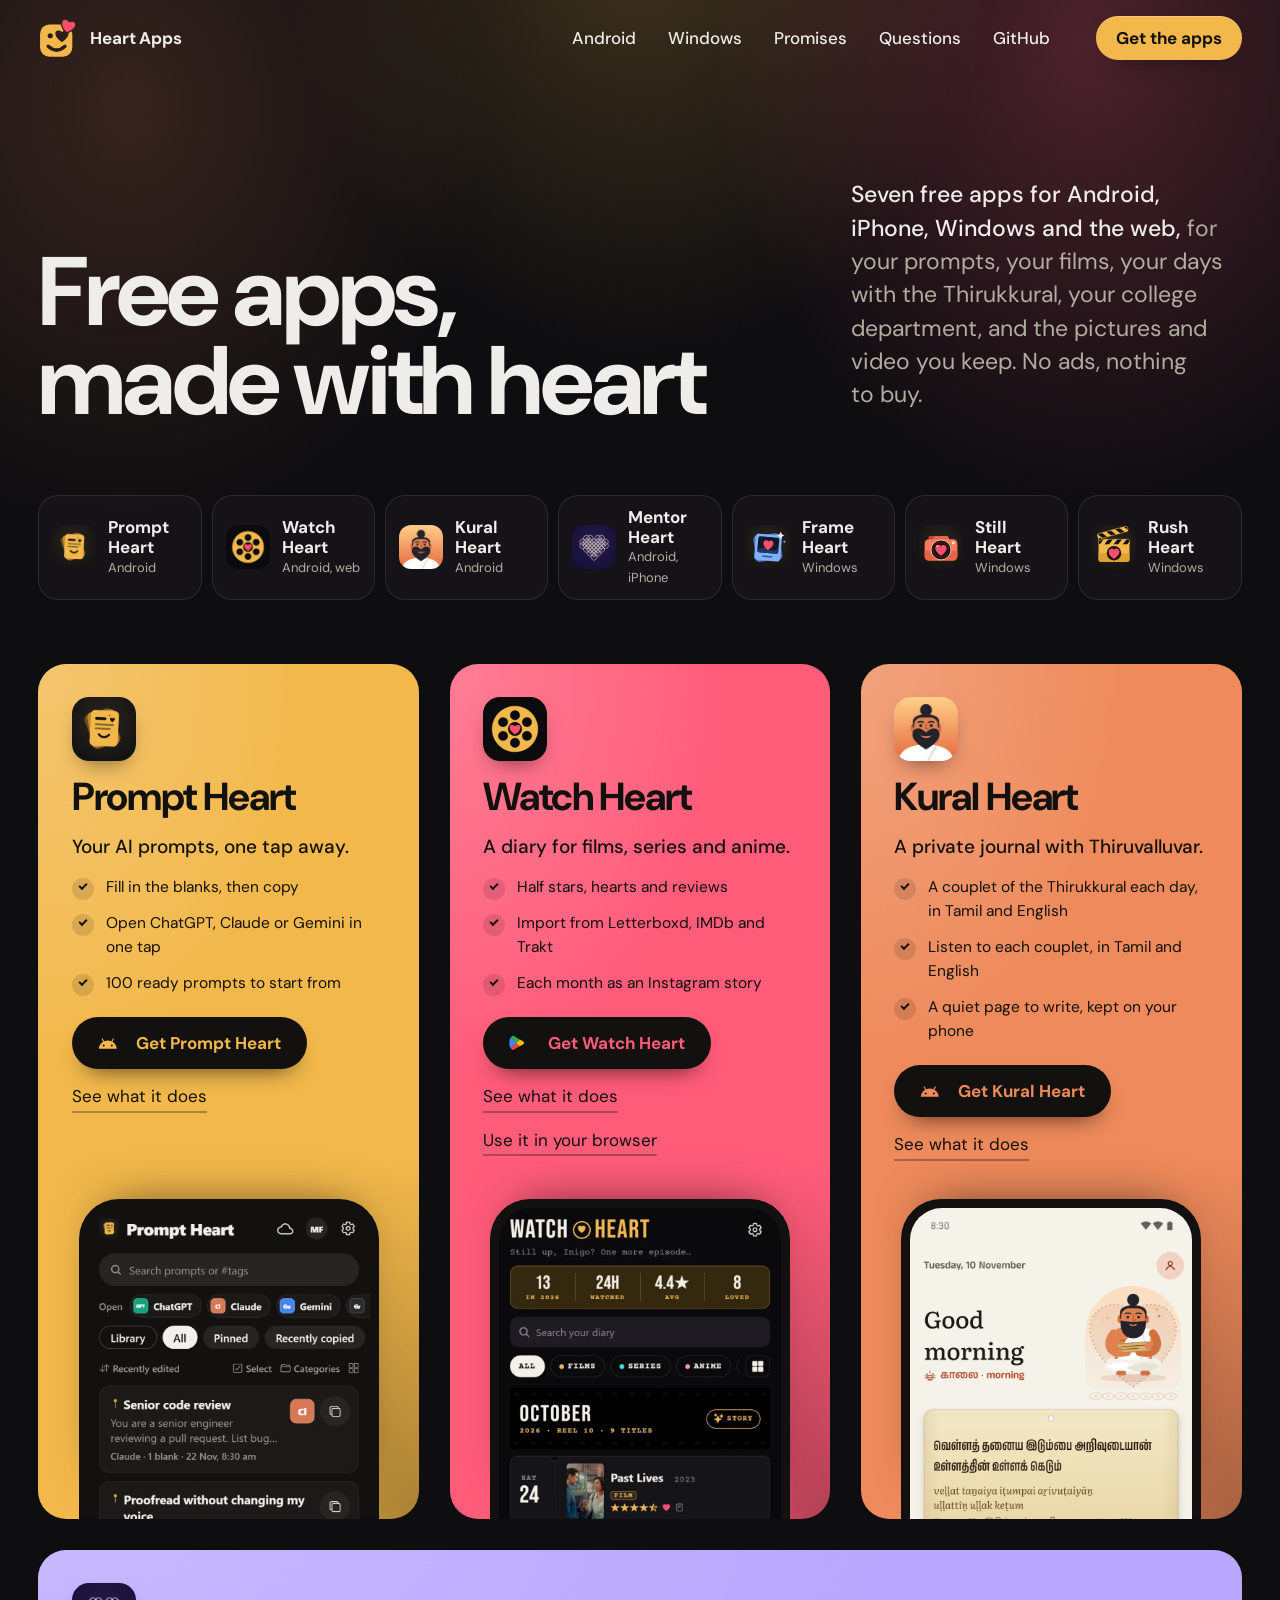
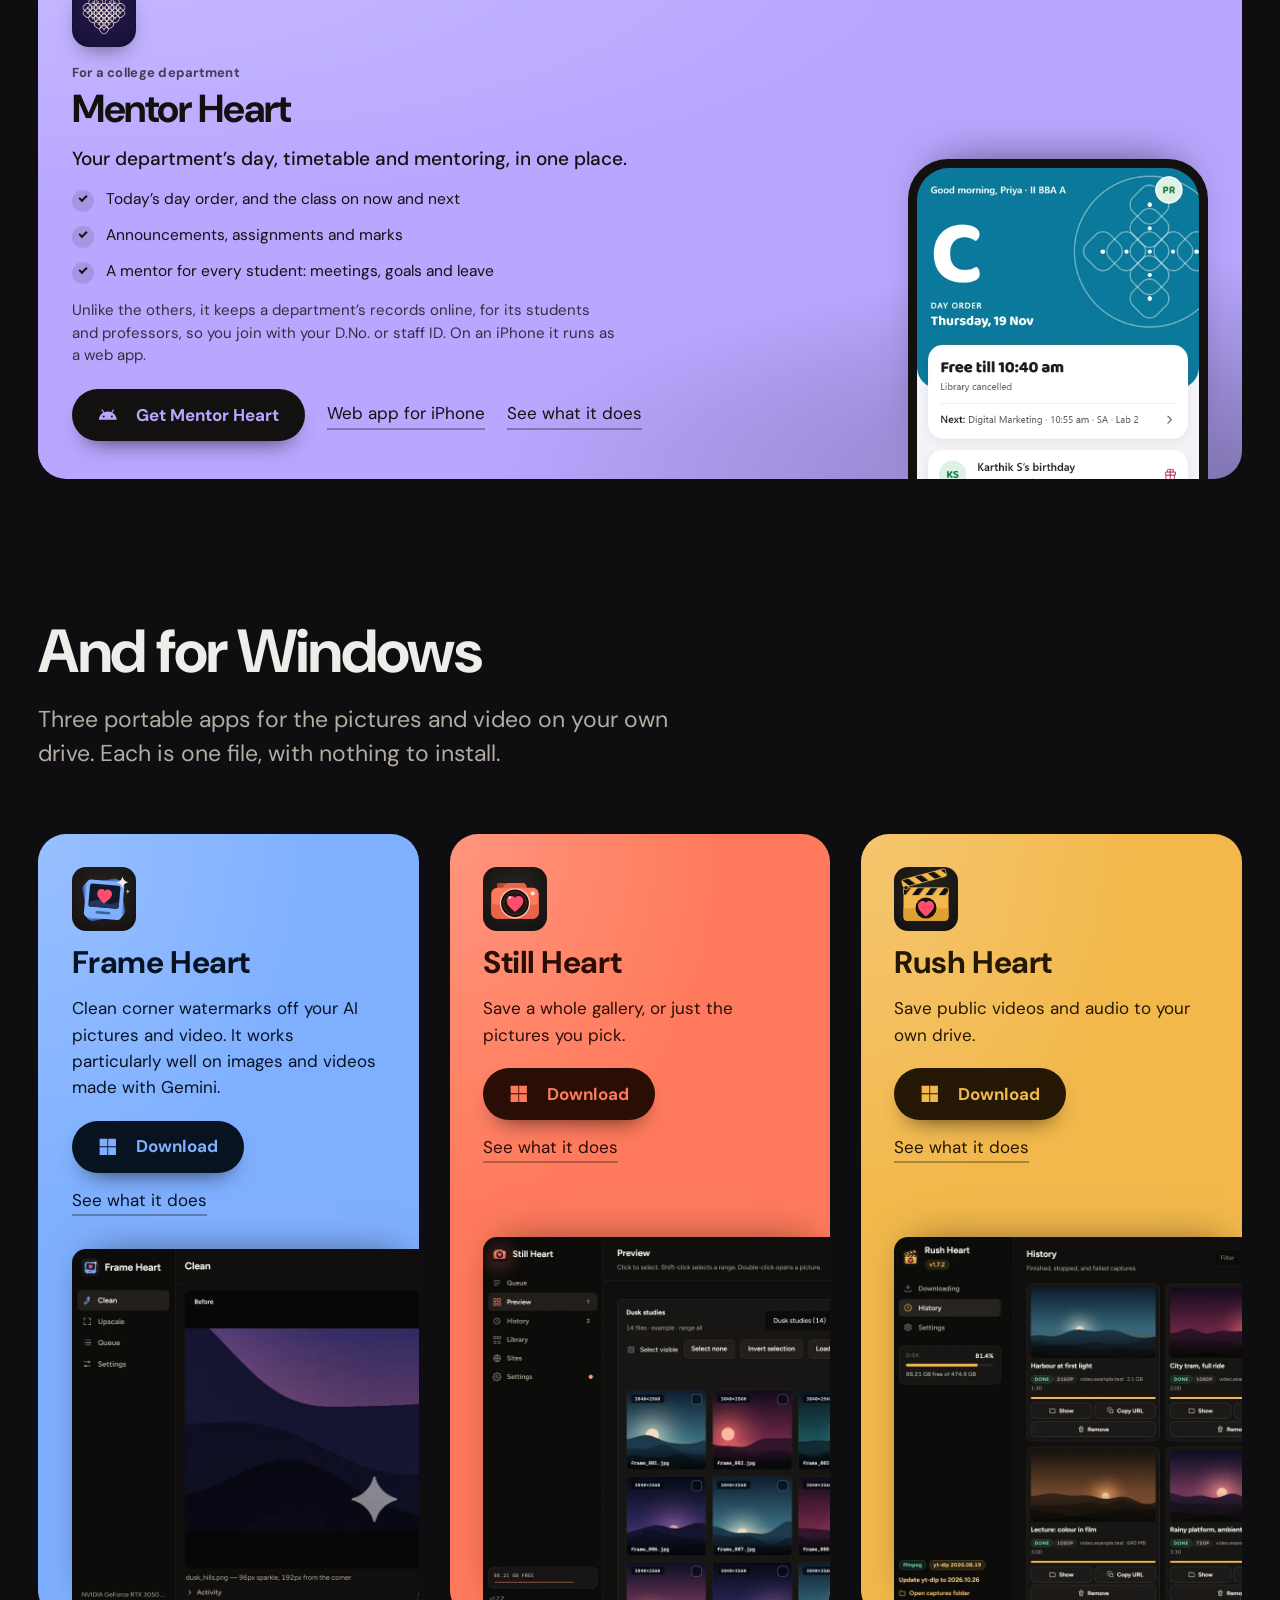
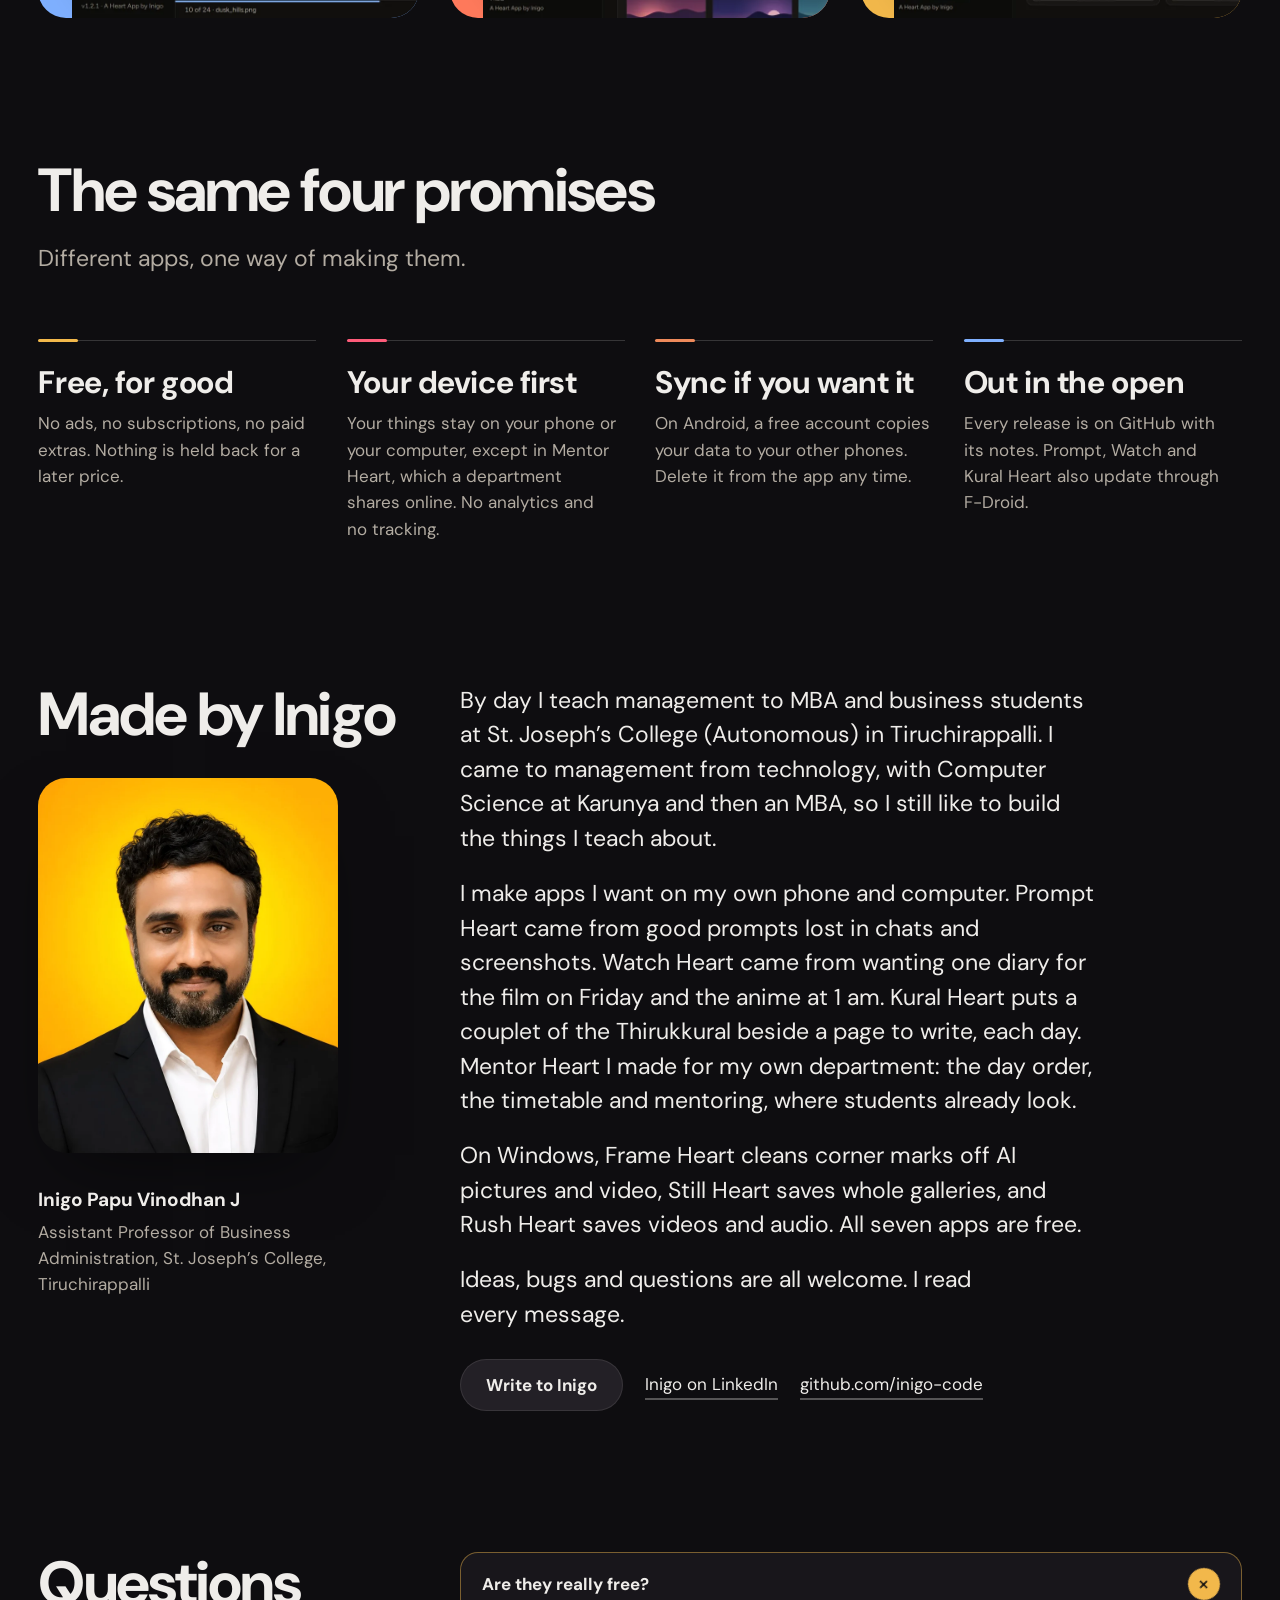
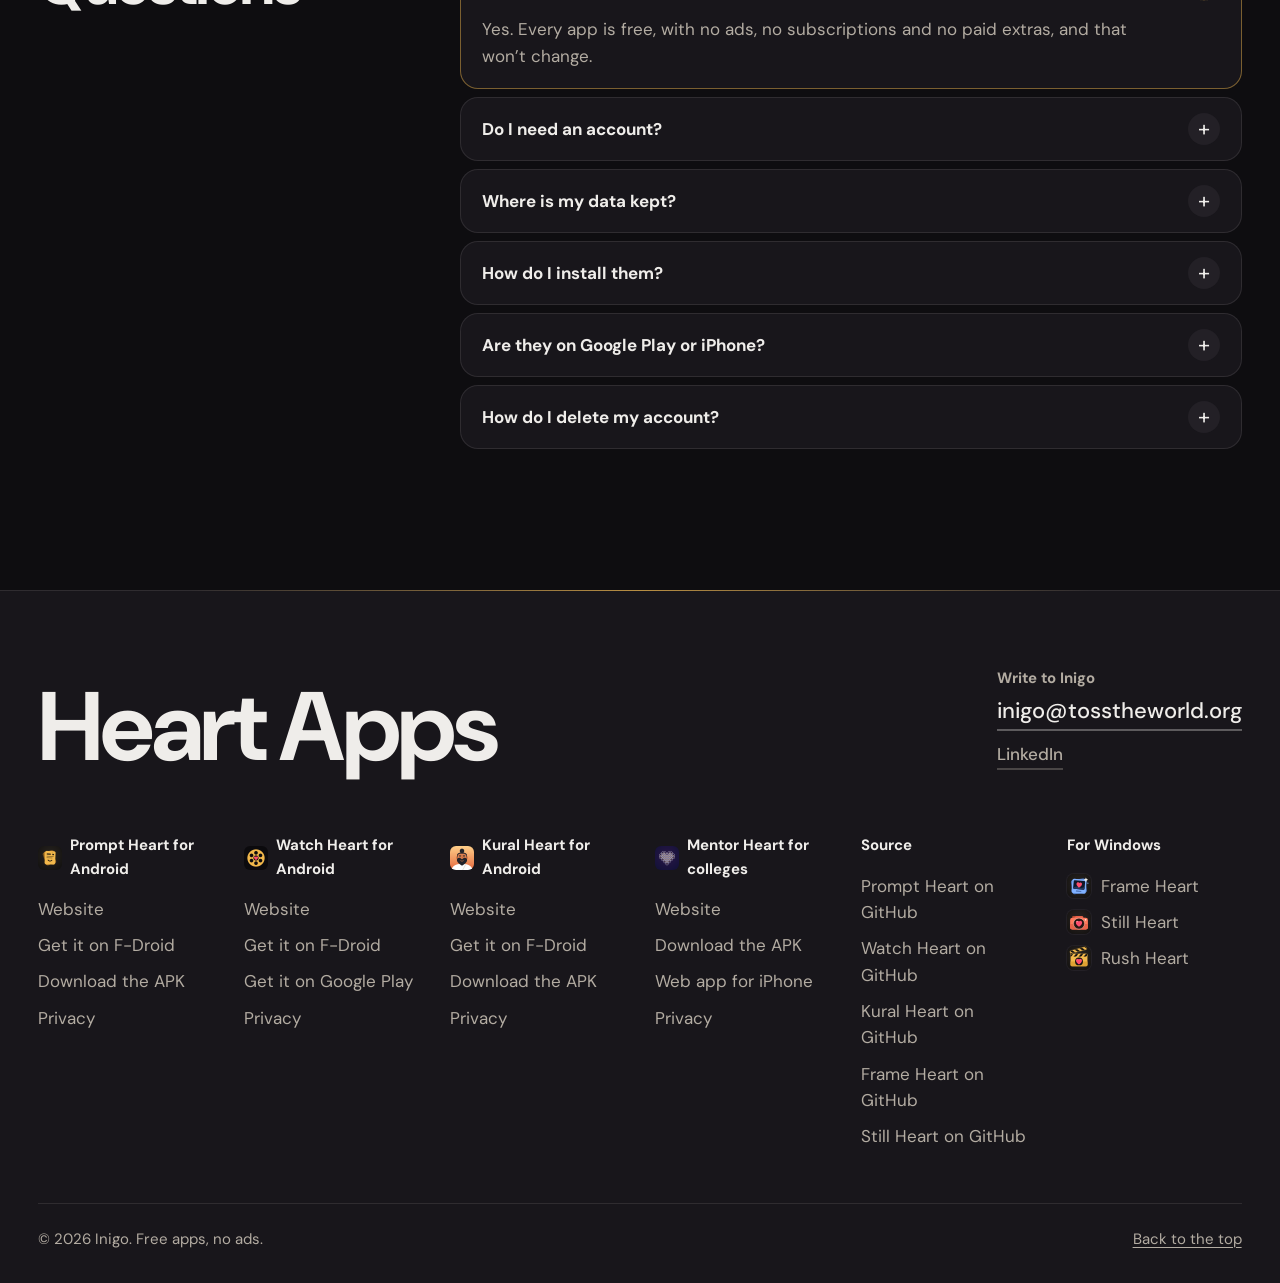
<file: index.html>
<!doctype html>
<html lang="en">
<head>
  <meta charset="utf-8">
  <meta name="viewport" content="width=device-width, initial-scale=1">
  <meta name="color-scheme" content="dark">
  <meta name="google-site-verification" content="vxsWLpy2fNR_YkRp9Umf4R19ENhY4q1sdxul13GX-uk">
  <title>Heart Apps · Free apps, made with heart</title>
  <meta name="description" content="Free apps by Inigo. Prompt Heart, Watch Heart and Kural Heart for Android; Mentor Heart for college departments, on Android and iPhone; Frame Heart, Still Heart and Rush Heart for Windows. No ads, no tracking, nothing to buy.">
  <meta name="theme-color" content="#0E0D10">
  <meta property="og:title" content="Heart Apps">
  <meta property="og:description" content="Free apps for Android and Windows, made with heart. No ads, no tracking, nothing to buy.">
  <meta property="og:image" content="https://inigo-code.github.io/assets/heart-apps-preview.png">
  <meta property="og:image:width" content="1200">
  <meta property="og:image:height" content="630">
  <meta property="og:image:alt" content="The Heart Apps logo: a smiling app tile whose heart-shaped eye has popped out">
  <meta name="twitter:card" content="summary_large_image">
  <link rel="icon" href="assets/heart-apps.svg" type="image/svg+xml">
  <link rel="icon" href="assets/heart-apps-180.png" sizes="180x180">
  <link rel="apple-touch-icon" href="assets/heart-apps-180.png">
  <link rel="preconnect" href="https://fonts.googleapis.com">
  <link rel="preconnect" href="https://fonts.gstatic.com" crossorigin>
  <link href="https://fonts.googleapis.com/css2?family=DM+Sans:opsz,wght@9..40,400;9..40,500;9..40,700&display=swap" rel="stylesheet">
  <link rel="stylesheet" href="heart.css">
  <link rel="stylesheet" href="site.css">
  <script>document.documentElement.classList.add('js')</script>
</head>
<body>
<main id="top">

  <header class="bar wrap">
    <a class="brand" href="#top" aria-label="Heart Apps, back to top"><img src="assets/heart-apps.svg" width="40" height="40" alt="">Heart Apps</a>
    <nav aria-label="Sections">
      <a href="#apps">Android</a>
      <a href="#windows">Windows</a>
      <a href="#promises">Promises</a>
      <a href="#questions">Questions</a>
      <a href="https://github.com/inigo-code">GitHub</a>
    </nav>
    <a class="button button-small" href="#apps">Get the apps</a>
  </header>

  <section class="intro wrap" aria-labelledby="hero-title">
    <h1 id="hero-title" class="h1" data-reveal>Free apps,<br> made with heart</h1>
    <p class="lede" data-reveal style="--i:1"><strong>Seven free apps for Android, iPhone, Windows and the web,</strong> for your prompts, your films, your days with the Thirukkural, your college department, and the pictures and video you keep. No ads, nothing to buy.</p>
    <nav class="family" aria-label="All seven apps" data-reveal style="--i:2">
      <a href="https://inigo-code.github.io/prompt-heart-site/"><img src="assets/prompt-heart.png" width="44" height="44" alt=""><span><strong>Prompt Heart</strong><small>Android</small></span></a>
      <a href="https://inigo-code.github.io/watch-heart-site/"><img src="assets/watch-heart.png" width="44" height="44" alt=""><span><strong>Watch Heart</strong><small>Android, web</small></span></a>
      <a href="https://inigo-code.github.io/kural-heart-site/"><img src="assets/kural-heart.png" width="44" height="44" alt=""><span><strong>Kural Heart</strong><small>Android</small></span></a>
      <a href="https://heartapps.github.io/mentor-heart/"><img src="assets/mentor-heart.png" width="44" height="44" alt=""><span><strong>Mentor Heart</strong><small>Android, iPhone</small></span></a>
      <a class="win" href="https://inigo-code.github.io/frame-heart-site/"><img src="assets/frame-heart.svg" width="44" height="44" alt=""><span><strong>Frame Heart</strong><small>Windows</small></span></a>
      <a class="win" href="https://inigo-code.github.io/still-heart-site/"><img src="assets/still-heart.svg" width="44" height="44" alt=""><span><strong>Still Heart</strong><small>Windows</small></span></a>
      <a class="win" href="https://inigo-code.github.io/rush-heart-site/"><img src="assets/rush-heart.svg" width="44" height="44" alt=""><span><strong>Rush Heart</strong><small>Windows</small></span></a>
    </nav>
  </section>

  <!-- The Android apps, each on its own field of colour, each with one screen -->
  <section id="apps" class="apps wrap" aria-label="The apps">
    <article class="app app-ph" aria-labelledby="ph-title" data-reveal style="--i:2">
      <div class="app-text">
        <img class="app-icon" src="assets/prompt-heart.png" width="72" height="72" alt="">
        <h2 id="ph-title" class="h2">Prompt Heart</h2>
        <p class="app-line">Your AI prompts, one tap away.</p>
        <ul class="ticks">
          <li>Fill in the blanks, then copy</li>
          <li>Open ChatGPT, Claude or Gemini in one tap</li>
          <li>100 ready prompts to start from</li>
        </ul>
        <p class="actions">
          <a class="button" href="https://inigo-code.github.io/prompt-heart-site/fdroid.html" aria-label="Get Prompt Heart for Android"><svg class="button-logo" viewBox="0 0 24 24" aria-hidden="true" focusable="false"><path d="M17.6 9.48l1.84-3.18c.16-.31.04-.69-.26-.85-.29-.15-.65-.06-.83.22l-1.88 3.24a11.43 11.43 0 0 0-8.94 0L5.65 5.67c-.19-.28-.55-.37-.84-.22-.3.16-.42.54-.26.85L6.4 9.48A10.78 10.78 0 0 0 1 18h22a10.78 10.78 0 0 0-5.4-8.52zM7 15.25a1.25 1.25 0 1 1 0-2.5 1.25 1.25 0 0 1 0 2.5zm10 0a1.25 1.25 0 1 1 0-2.5 1.25 1.25 0 0 1 0 2.5z"/></svg>Get Prompt Heart</a>
          <a class="link" href="https://inigo-code.github.io/prompt-heart-site/">See what it does</a>
        </p>
      </div>
      <figure class="app-shot phone"><img src="assets/ph-home.webp" width="780" height="1688" alt="Prompt Heart's home screen: pinned prompts with their categories and an Open bar for ChatGPT, Claude and Gemini" fetchpriority="high"></figure>
    </article>

    <article class="app app-wh" aria-labelledby="wh-title" data-reveal style="--i:3">
      <div class="app-text">
        <img class="app-icon" src="assets/watch-heart.png" width="72" height="72" alt="">
        <h2 id="wh-title" class="h2">Watch Heart</h2>
        <p class="app-line">A diary for films, series and anime.</p>
        <ul class="ticks">
          <li>Half stars, hearts and reviews</li>
          <li>Import from Letterboxd, IMDb and Trakt</li>
          <li>Each month as an Instagram story</li>
        </ul>
        <p class="actions">
          <a class="button" href="https://play.google.com/store/apps/details?id=com.inigocode.watchheart" aria-label="Get Watch Heart on Google Play"><svg class="button-logo button-play" viewBox="0 0 29 32" aria-hidden="true" focusable="false"><path d="M13.54 15.28.12 29.34a3.66 3.66 0 0 0 5.33 2.16l15.1-8.6Z" fill="#EA4335"/><path d="m27.11 12.89-6.53-3.74-7.35 6.45 7.38 7.28 6.48-3.7a3.54 3.54 0 0 0 1.5-4.79 3.62 3.62 0 0 0-1.5-1.5z" fill="#FBBC04"/><path d="M.12 2.66a3.57 3.57 0 0 0-.12.92v24.84a3.57 3.57 0 0 0 .12.92L14 15.64Z" fill="#4285F4"/><path d="m13.64 16 6.94-6.85L5.5.51A3.73 3.73 0 0 0 3.63 0 3.64 3.64 0 0 0 .12 2.65Z" fill="#34A853"/></svg>Get Watch Heart</a>
          <a class="link" href="https://inigo-code.github.io/watch-heart-site/">See what it does</a>
          <a class="link" href="https://watchheart.in/">Use it in your browser</a>
        </p>
      </div>
      <figure class="app-shot phone"><img src="assets/wh-diary.webp" width="780" height="1689" alt="Watch Heart's diary: October as a reel of film, each viewing a ticket stub with its poster, stars and a heart"></figure>
    </article>

    <article class="app app-kh" aria-labelledby="kh-title" data-reveal style="--i:4">
      <div class="app-text">
        <img class="app-icon" src="assets/kural-heart-144.png" width="72" height="72" alt="">
        <h2 id="kh-title" class="h2">Kural Heart</h2>
        <p class="app-line">A private journal with Thiruvalluvar.</p>
        <ul class="ticks">
          <li>A couplet of the Thirukkural each day, in Tamil and English</li>
          <li>Listen to each couplet, in Tamil and English</li>
          <li>A quiet page to write, kept on your phone</li>
        </ul>
        <p class="actions">
          <a class="button" href="https://github.com/inigo-code/kural-heart/releases/latest/download/kuralheart.apk" aria-label="Get Kural Heart for Android"><svg class="button-logo" viewBox="0 0 24 24" aria-hidden="true" focusable="false"><path d="M17.6 9.48l1.84-3.18c.16-.31.04-.69-.26-.85-.29-.15-.65-.06-.83.22l-1.88 3.24a11.43 11.43 0 0 0-8.94 0L5.65 5.67c-.19-.28-.55-.37-.84-.22-.3.16-.42.54-.26.85L6.4 9.48A10.78 10.78 0 0 0 1 18h22a10.78 10.78 0 0 0-5.4-8.52zM7 15.25a1.25 1.25 0 1 1 0-2.5 1.25 1.25 0 0 1 0 2.5zm10 0a1.25 1.25 0 1 1 0-2.5 1.25 1.25 0 0 1 0 2.5z"/></svg>Get Kural Heart</a>
          <a class="link" href="https://inigo-code.github.io/kural-heart-site/">See what it does</a>
        </p>
      </div>
      <figure class="app-shot phone"><img src="assets/kh-today.webp" width="780" height="1688" alt="Kural Heart's Today screen: a good-morning greeting with Valluvar reading, Kural 622 on its palm leaf and Aiyar's English beneath" loading="lazy"></figure>
    </article>

    <article class="app app-mh app-wide" aria-labelledby="mh-title" data-reveal style="--i:5">
      <div class="app-text">
        <img class="app-icon" src="assets/mentor-heart.png" width="72" height="72" alt="">
        <p class="app-kind">For a college department</p>
        <h2 id="mh-title" class="h2">Mentor Heart</h2>
        <p class="app-line">Your department’s day, timetable and mentoring, in one place.</p>
        <ul class="ticks">
          <li>Today’s day order, and the class on now and next</li>
          <li>Announcements, assignments and marks</li>
          <li>A mentor for every student: meetings, goals and leave</li>
        </ul>
        <p class="app-note">Unlike the others, it keeps a department’s records online, for its students and professors, so you join with your D.No. or staff ID. On an iPhone it runs as a web app.</p>
        <p class="actions">
          <a class="button" href="https://mh.inigo.co.in/mentorheart.apk" aria-label="Get Mentor Heart for Android"><svg class="button-logo" viewBox="0 0 24 24" aria-hidden="true" focusable="false"><path d="M17.6 9.48l1.84-3.18c.16-.31.04-.69-.26-.85-.29-.15-.65-.06-.83.22l-1.88 3.24a11.43 11.43 0 0 0-8.94 0L5.65 5.67c-.19-.28-.55-.37-.84-.22-.3.16-.42.54-.26.85L6.4 9.48A10.78 10.78 0 0 0 1 18h22a10.78 10.78 0 0 0-5.4-8.52zM7 15.25a1.25 1.25 0 1 1 0-2.5 1.25 1.25 0 0 1 0 2.5zm10 0a1.25 1.25 0 1 1 0-2.5 1.25 1.25 0 0 1 0 2.5z"/></svg>Get Mentor Heart</a>
          <a class="link" href="https://mh.inigo.co.in">Web app for iPhone</a>
          <a class="link" href="https://heartapps.github.io/mentor-heart/">See what it does</a>
        </p>
      </div>
      <figure class="app-shot phone"><img src="assets/mh-today.webp" width="824" height="1830" alt="Mentor Heart's Today screen for a student: day order C on Thursday, 19 Nov, free till 10:40 am with Digital Marketing next, and a classmate's birthday" loading="lazy"></figure>
    </article>
  </section>

  <!-- The Windows apps -->
  <section id="windows" class="section wrap" aria-labelledby="windows-title">
    <div class="head">
      <h2 id="windows-title" class="h2" data-reveal>And for Windows</h2>
      <p data-reveal style="--i:1">Three portable apps for the pictures and video on your own drive. Each is one file, with nothing to install.</p>
    </div>
    <div class="win-apps">
    <article class="win-app" style="--tone:#7fb0ff;--tone-ink:#081322" aria-labelledby="frame-title" data-reveal style="--i:0">
      <div class="win-app-text">
        <img class="app-icon" src="assets/frame-heart.svg" width="72" height="72" alt="">
        <h3 id="frame-title" class="h3">Frame Heart</h3>
        <p>Clean corner watermarks off your AI pictures and video. It works particularly well on images and videos made with Gemini.</p>
        <p class="actions"><a class="button" href="https://github.com/inigo-code/frame-heart-site/releases/latest/download/FrameHeart.exe" aria-label="Download Frame Heart for Windows"><svg class="button-logo" viewBox="0 0 24 24" aria-hidden="true" focusable="false"><path d="M2 2h9.5v9.5H2zM12.5 2H22v9.5h-9.5zM2 12.5h9.5V22H2zM12.5 12.5H22V22h-9.5z"/></svg>Download</a><a class="link" href="https://inigo-code.github.io/frame-heart-site/">See what it does</a></p>
      </div>
      <figure><img src="assets/frame-window.webp" width="1240" height="800" alt="The Frame Heart window: a large before and after viewer, with the file and save settings on the right." loading="lazy"></figure>
    </article>
    <article class="win-app" style="--tone:#ff7a5c;--tone-ink:#2a0d05" aria-labelledby="still-title" data-reveal style="--i:1">
      <div class="win-app-text">
        <img class="app-icon" src="assets/still-heart.svg" width="72" height="72" alt="">
        <h3 id="still-title" class="h3">Still Heart</h3>
        <p>Save a whole gallery, or just the pictures you pick.</p>
        <p class="actions"><a class="button" href="https://github.com/inigo-code/still-heart-site/releases/latest/download/StillHeart.exe" aria-label="Download Still Heart for Windows"><svg class="button-logo" viewBox="0 0 24 24" aria-hidden="true" focusable="false"><path d="M2 2h9.5v9.5H2zM12.5 2H22v9.5h-9.5zM2 12.5h9.5V22H2zM12.5 12.5H22V22h-9.5z"/></svg>Download</a><a class="link" href="https://inigo-code.github.io/still-heart-site/">See what it does</a></p>
      </div>
      <figure><img src="assets/still-window.webp" width="1240" height="800" alt="The Still Heart preview: a grid of pictures from one album, each with its size and a checkbox." loading="lazy"></figure>
    </article>
    <article class="win-app" style="--tone:#f2b84b;--tone-ink:#241703" aria-labelledby="rush-title" data-reveal style="--i:2">
      <div class="win-app-text">
        <img class="app-icon" src="assets/rush-heart.svg" width="72" height="72" alt="">
        <h3 id="rush-title" class="h3">Rush Heart</h3>
        <p>Save public videos and audio to your own drive.</p>
        <p class="actions"><a class="button" href="https://github.com/inigo-code/rush-heart-site/releases/latest/download/RushHeart.exe" aria-label="Download Rush Heart for Windows"><svg class="button-logo" viewBox="0 0 24 24" aria-hidden="true" focusable="false"><path d="M2 2h9.5v9.5H2zM12.5 2H22v9.5h-9.5zM2 12.5h9.5V22H2zM12.5 12.5H22V22h-9.5z"/></svg>Download</a><a class="link" href="https://inigo-code.github.io/rush-heart-site/">See what it does</a></p>
      </div>
      <figure><img src="assets/rush-window.webp" width="1240" height="800" alt="The Rush Heart history: finished downloads as cards, each with its picture, resolution and size." loading="lazy"></figure>
    </article>
    </div>
  </section>

  <!-- What every app promises -->
  <section id="promises" class="section wrap" aria-labelledby="promises-title">
    <div class="head">
      <h2 id="promises-title" class="h2" data-reveal>The same four promises</h2>
      <p data-reveal style="--i:1">Different apps, one way of making them.</p>
    </div>
    <dl class="promises">
      <div data-reveal><dt class="h3">Free, for good</dt><dd>No ads, no subscriptions, no paid extras. Nothing is held back for a later price.</dd></div>
      <div data-reveal style="--i:1"><dt class="h3">Your device first</dt><dd>Your things stay on your phone or your computer, except in Mentor Heart, which a department shares online. No analytics and no tracking.</dd></div>
      <div data-reveal style="--i:2"><dt class="h3">Sync if you want it</dt><dd>On Android, a free account copies your data to your other phones. Delete it from the app any time.</dd></div>
      <div data-reveal style="--i:3"><dt class="h3">Out in the open</dt><dd>Every release is on GitHub with its notes. Prompt, Watch and Kural Heart also update through F-Droid.</dd></div>
    </dl>
  </section>

  <!-- Who makes them -->
  <section class="section wrap" aria-labelledby="about-title">
    <div class="note">
      <div class="about-side">
        <h2 id="about-title" class="h2" data-reveal>Made by Inigo</h2>
        <img class="about-photo" src="assets/inigo.webp" width="720" height="900" alt="Inigo, smiling, in a dark jacket and white shirt against a golden background." loading="lazy" data-reveal style="--i:1">
        <p class="about-role"><strong>Inigo Papu Vinodhan J</strong><span>Assistant Professor of Business Administration, St.&nbsp;Joseph’s College, Tiruchirappalli</span></p>
      </div>
      <div data-reveal style="--i:1">
        <div class="copy">
          <p>By day I teach management to MBA and business students at St.&nbsp;Joseph’s College (Autonomous) in Tiruchirappalli. I came to management from technology, with Computer Science at Karunya and then an MBA, so I still like to build the things I teach about.</p>
          <p>I make apps I want on my own phone and computer. Prompt Heart came from good prompts lost in chats and screenshots. Watch Heart came from wanting one diary for the film on Friday and the anime at 1 am. Kural Heart puts a couplet of the Thirukkural beside a page to write, each day. Mentor Heart I made for my own department: the day order, the timetable and mentoring, where students already look.</p>
          <p>On Windows, Frame Heart cleans corner marks off AI pictures and video, Still Heart saves whole galleries, and Rush Heart saves videos and audio. All seven apps are free.</p>
          <p>Ideas, bugs and questions are all welcome. I read every message.</p>
        </div>
        <p class="actions"><a class="button button-tone" href="mailto:inigo@tosstheworld.org?subject=Heart%20Apps">Write to Inigo</a><a class="link" href="https://www.linkedin.com/in/inigojoseph/">Inigo on LinkedIn</a><a class="link" href="https://github.com/inigo-code">github.com/inigo-code</a></p>
      </div>
    </div>
  </section>

  <!-- Questions -->
  <section id="questions" class="section wrap" aria-labelledby="faq-title">
    <div class="faq">
      <div class="head"><h2 id="faq-title" class="h2" data-reveal>Questions</h2></div>
      <div class="faq-list" data-reveal style="--i:1">
        <details name="faq" open><summary>Are they really free?</summary><p>Yes. Every app is free, with no ads, no subscriptions and no paid extras, and that won’t change.</p></details>
        <details name="faq"><summary>Do I need an account?</summary><p>No. The Windows apps have no accounts of their own. On Android everything works without one, and an account only adds sync, so your prompts or your diary follow you to another phone. Mentor Heart is the exception: it’s for a college department, so you register with your D.No. or staff ID and the department admin lets you in.</p></details>
        <details name="faq"><summary>Where is my data kept?</summary><p>On your phone or computer first. If you sign in to an Android app, a copy is kept in your own private account, which only you can read. Kural Heart has no account at all: its journal stays on your phone, and its backups are locked with a passphrase only you know. Each app’s privacy policy lists exactly what is kept: <a class="link" href="https://inigo-code.github.io/prompt-heart-site/privacy.html">Prompt Heart</a>, <a class="link" href="https://inigo-code.github.io/watch-heart-site/privacy.html">Watch Heart</a>, <a class="link" href="https://inigo-code.github.io/kural-heart-site/privacy.html">Kural Heart</a>. Mentor Heart is different: a department’s records are kept online, in India, and seen only within that department; its <a class="link" href="https://heartapps.github.io/mentor-heart/privacy.html">privacy policy</a> explains who sees what.</p></details>
        <details name="faq"><summary>How do I install them?</summary><p>On Android, add the app’s F-Droid repository once and updates arrive like any other app, or download the APK from GitHub. Kural Heart and Mentor Heart are APKs from GitHub for now, and smaller updates arrive inside the app. On Windows, download the one file and open it. Windows may warn you, because the apps aren’t code-signed; each app’s site explains what to do.</p></details>
        <details name="faq"><summary>Are they on Google Play or iPhone?</summary><p>Watch Heart is on <a class="link" href="https://play.google.com/store/apps/details?id=com.inigocode.watchheart">Google Play</a>. Prompt Heart and Kural Heart are on their way there; until then, get them with F-Droid or the APK. Mentor Heart also runs on iPhones, as a web app at <a class="link" href="https://mh.inigo.co.in">mh.inigo.co.in</a>. The others have no iPhone or Mac version.</p></details>
        <details name="faq"><summary>How do I delete my account?</summary><p>In Prompt Heart or Watch Heart, open Settings and choose Delete account; in Mentor Heart, open your Profile. Each app’s website also explains how to ask for deletion without the app.</p></details>
      </div>
    </div>
  </section>

</main>

<footer class="foot">
  <div class="wrap">
    <div class="foot-top">
      <p class="foot-name" aria-hidden="true">Heart Apps</p>
      <div class="foot-contact"><h2>Write to Inigo</h2><a class="link" href="mailto:inigo@tosstheworld.org?subject=Heart%20Apps">inigo@tosstheworld.org</a><a class="link foot-in" href="https://www.linkedin.com/in/inigojoseph/">LinkedIn</a></div>
    </div>
    <div class="foot-cols">
      <nav aria-label="Prompt Heart for Android"><h2 class="foot-app"><img src="assets/prompt-heart.png" width="24" height="24" alt="">Prompt Heart for Android</h2><a href="https://inigo-code.github.io/prompt-heart-site/">Website</a><a href="https://inigo-code.github.io/prompt-heart-site/fdroid.html">Get it on F-Droid</a><a href="https://github.com/inigo-code/prompt-heart/releases/latest/download/promptheart.apk">Download the APK</a><a href="https://inigo-code.github.io/prompt-heart-site/privacy.html">Privacy</a></nav>
      <nav aria-label="Watch Heart for Android"><h2 class="foot-app"><img src="assets/watch-heart.png" width="24" height="24" alt="">Watch Heart for Android</h2><a href="https://inigo-code.github.io/watch-heart-site/">Website</a><a href="https://inigo-code.github.io/watch-heart-site/fdroid.html">Get it on F-Droid</a><a href="https://play.google.com/store/apps/details?id=com.inigocode.watchheart">Get it on Google Play</a><a href="https://inigo-code.github.io/watch-heart-site/privacy.html">Privacy</a></nav>
      <nav aria-label="Kural Heart for Android"><h2 class="foot-app"><img src="assets/kural-heart.png" width="24" height="24" alt="">Kural Heart for Android</h2><a href="https://inigo-code.github.io/kural-heart-site/">Website</a><a href="https://inigo-code.github.io/kural-heart-site/fdroid.html">Get it on F-Droid</a><a href="https://github.com/inigo-code/kural-heart/releases/latest/download/kuralheart.apk">Download the APK</a><a href="https://inigo-code.github.io/kural-heart-site/privacy.html">Privacy</a></nav>
      <nav aria-label="Mentor Heart for colleges"><h2 class="foot-app"><img src="assets/mentor-heart.png" width="24" height="24" alt="">Mentor Heart for colleges</h2><a href="https://heartapps.github.io/mentor-heart/">Website</a><a href="https://mh.inigo.co.in/mentorheart.apk">Download the APK</a><a href="https://mh.inigo.co.in">Web app for iPhone</a><a href="https://heartapps.github.io/mentor-heart/privacy.html">Privacy</a></nav>
      <nav aria-label="Source"><h2>Source</h2><a href="https://github.com/inigo-code/prompt-heart">Prompt Heart on GitHub</a><a href="https://github.com/inigo-code/watch-heart">Watch Heart on GitHub</a><a href="https://github.com/inigo-code/kural-heart">Kural Heart on GitHub</a><a href="https://github.com/inigo-code/frame-heart">Frame Heart on GitHub</a><a href="https://github.com/inigo-code/still-heart">Still Heart on GitHub</a></nav>
      <nav aria-label="For Windows"><h2>For Windows</h2><a class="to-app" href="https://inigo-code.github.io/frame-heart-site/"><img src="assets/frame-heart.svg" width="24" height="24" alt="">Frame Heart</a><a class="to-app" href="https://inigo-code.github.io/still-heart-site/"><img src="assets/still-heart.svg" width="24" height="24" alt="">Still Heart</a><a class="to-app" href="https://inigo-code.github.io/rush-heart-site/"><img src="assets/rush-heart.svg" width="24" height="24" alt="">Rush Heart</a></nav>
    </div>
    <div class="foot-last"><p>© 2026 Inigo. Free apps, no ads.</p><a href="#top">Back to the top</a></div>
  </div>
</footer>

<script src="heart.js" defer></script>
</body>
</html>
</file>
<file: heart.css>
/* Heart: the shared layout of the Heart Apps sites. Each site sets its own colours and faces in
   its theme file; everything here reads only the tokens below. */

:root {
  /* Dark by default, so scrollbars, form fields and the loading canvas are dark too. Themes that follow the system say light dark. */
  color-scheme: dark;
  --bg: #0E0D10;
  --surface: #18161B;
  --surface-2: #232026;
  --ink: #EFEDEA;
  --muted: #B3ACA2;
  --accent: #F2B84B;
  --accent-ink: #121110;
  --accent-hover: #F6C76E;
  --field: var(--accent);
  --field-ink: var(--accent-ink);
  --font-display: 'DM Sans', system-ui, sans-serif;
  --font-text: 'DM Sans', system-ui, sans-serif;
  --display-weight: 700;
  --display-track: -0.035em;
  --display-case: none;
  --s-small: 0.9375rem;
  --s-body: 1.0625rem;
  --s-lede: clamp(1.1875rem, 1rem + 0.6vw, 1.4375rem);
  --s-head: clamp(1.5rem, 1.15rem + 1vw, 2rem);
  --s-h2: clamp(2.25rem, 1.4rem + 3vw, 4rem);
  --s-h1: clamp(2.75rem, 1.2rem + 5.6vw, 6.25rem);
  --margin: clamp(1rem, 3vw, 2.5rem);
  --max: 1240px;
  --gap: clamp(1rem, 2.4vw, 2rem);
  --section: clamp(6rem, 11vw, 10rem);
  --radius: 28px;
  --ease-out: cubic-bezier(0.22, 1, 0.36, 1);
  /* Read from the colours above, so every theme gets its own lines, glows and shadows. */
  --line: color-mix(in srgb, var(--ink) 10%, transparent);
  --line-strong: color-mix(in srgb, var(--ink) 18%, transparent);
  --glow: color-mix(in srgb, var(--accent) 30%, transparent);
  --shadow: 0 30px 70px -28px rgb(0 0 0 / 0.55);
}

*, *::before, *::after { box-sizing: border-box; }
html { scrollbar-color: color-mix(in srgb, var(--ink) 24%, transparent) var(--bg); caret-color: var(--accent); -webkit-text-size-adjust: 100%; scroll-behavior: smooth; scroll-padding-top: 96px; }
body { margin: 0; overflow-x: clip; background: var(--bg); color: var(--ink); font: 400 var(--s-body)/1.55 var(--font-text); -webkit-font-smoothing: antialiased; text-rendering: optimizeLegibility; }
img { display: block; max-width: 100%; height: auto; }
a { color: inherit; text-underline-offset: 0.2em; text-decoration-thickness: from-font; }
p, li, dd, dt, summary, figcaption { text-wrap: pretty; }
h1, h2, h3, p, ul, ol, dl, dd, figure { margin: 0; }
ul, ol { padding: 0; list-style: none; }
button { font: inherit; color: inherit; background: none; border: 0; padding: 0; cursor: pointer; }
:focus-visible { outline: 3px solid var(--accent); outline-offset: 3px; border-radius: 6px; }
::selection { background: var(--accent); color: var(--accent-ink); }
.nums { font-variant-numeric: tabular-nums; }
.visually-hidden { position: absolute; width: 1px; height: 1px; overflow: hidden; clip-path: inset(50%); white-space: nowrap; }

.wrap { width: 100%; max-width: calc(var(--max) + 2 * var(--margin)); margin-inline: auto; padding-inline: var(--margin); }
.section { padding-block: var(--section) 0; }

/* The lit ground: the page's own colour glows from the top. */
main { position: relative; isolation: isolate; }
main::before { content: ''; position: absolute; inset: 0 0 auto; z-index: -1; pointer-events: none; }
main::before { height: min(1100px, 130vh); background: radial-gradient(60% 70% at 72% 0%, var(--glow), transparent 70%), radial-gradient(45% 55% at 8% 12%, color-mix(in srgb, var(--accent) 10%, transparent), transparent 70%); }

/* ---------- type ---------- */
.h1, .h2, .h3 { font-family: var(--font-display); font-weight: var(--display-weight); text-transform: var(--display-case); text-wrap: balance; }
.h1 { font-size: var(--s-h1); line-height: 0.98; letter-spacing: var(--display-track); }
.h2 { font-size: var(--s-h2); line-height: 1.04; letter-spacing: calc(var(--display-track) * 0.8); }
.h3 { font-size: var(--s-head); line-height: 1.15; letter-spacing: calc(var(--display-track) * 0.4); }
.lede { font-size: var(--s-lede); line-height: 1.45; max-width: 34ch; }
.soft { color: var(--muted); }
.copy p + p { margin-top: 0.9em; }
.head { display: grid; gap: 20px; max-width: 46rem; margin-bottom: clamp(2.5rem, 5vw, 4rem); }
.head p { font-size: var(--s-lede); line-height: 1.45; max-width: 40ch; color: var(--muted); }
.get .head p { color: inherit; }

/* ---------- controls ---------- */
.button { position: relative; display: inline-flex; align-items: center; justify-content: center; gap: 10px; min-height: 52px; padding: 0 26px; border-radius: 999px; background: var(--accent); color: var(--accent-ink); font-weight: 700; text-decoration: none; box-shadow: 0 10px 24px -14px rgb(0 0 0 / 0.6), inset 0 1px 0 rgb(255 255 255 / 0.25); transition: transform 160ms var(--ease-out), background-color 180ms ease, box-shadow 220ms ease; }
.button:active { transform: translateY(0) scale(0.96); }
.button-tone { background: var(--surface-2); color: var(--ink); box-shadow: inset 0 0 0 1px var(--line); }
.button-small { min-height: 44px; padding: 0 20px; }
/* A link's underline: faint at rest, drawn across in full on hover. */
.link { text-decoration: none; background: linear-gradient(currentColor, currentColor) 0 100% / 0 2px no-repeat, linear-gradient(color-mix(in srgb, currentColor 32%, transparent), color-mix(in srgb, currentColor 32%, transparent)) 0 100% / 100% 2px no-repeat; padding-bottom: 3px; transition: background-size 320ms var(--ease-out); }
@media (hover: hover) and (pointer: fine) {
  .button:hover { background: var(--accent-hover); transform: translateY(-2px); box-shadow: 0 16px 30px -14px rgb(0 0 0 / 0.65), inset 0 1px 0 rgb(255 255 255 / 0.25); }
  .button:active { transform: translateY(0) scale(0.96); }
  .button-tone:hover { background: color-mix(in srgb, var(--surface-2) 80%, var(--ink) 10%); box-shadow: inset 0 0 0 1px var(--line-strong); }
  .link:hover { background-size: 100% 2px, 100% 2px; }
}
.actions { display: flex; flex-wrap: wrap; align-items: center; gap: 14px 22px; }

/* ---------- the bar: it stays at the top, over a frosted strip ---------- */
.bar { position: sticky; top: 0; z-index: 50; display: flex; align-items: center; gap: 24px; min-height: 76px; }
.bar::before { content: ''; position: absolute; inset: 0 calc(50% - 50vw); z-index: -1; background: color-mix(in srgb, var(--bg) 78%, transparent); -webkit-backdrop-filter: blur(16px) saturate(1.4); backdrop-filter: blur(16px) saturate(1.4); border-bottom: 1px solid transparent; opacity: 0; transition: opacity 240ms ease, border-color 240ms ease; }
.bar.is-stuck::before { opacity: 1; border-bottom-color: var(--line); }
.brand { display: inline-flex; align-items: center; gap: 12px; min-height: 44px; font-family: var(--font-display); font-weight: var(--display-weight); font-size: var(--s-body); text-transform: var(--display-case); text-decoration: none; letter-spacing: -0.01em; }
.brand img { width: 40px; height: 40px; border-radius: 11px; transition: transform 300ms var(--ease-out); }
.bar nav { display: flex; gap: 4px; margin-left: auto; }
.bar nav + .button, .bar nav + .menu-button + .button { margin-left: 8px; }
.bar nav a { display: inline-flex; align-items: center; min-height: 40px; padding: 0 14px; border-radius: 999px; text-decoration: none; font-weight: 500; transition: color 180ms ease, background-color 180ms ease; }
.menu-button { display: none; }
@media (hover: hover) and (pointer: fine) {
  .bar nav a:hover { background: color-mix(in srgb, var(--ink) 8%, transparent); }
  .brand:hover img { transform: rotate(-8deg) scale(1.06); }
}

/* ---------- the hero ---------- */
.hero { display: grid; grid-template-columns: minmax(0, 7fr) minmax(0, 5fr); gap: var(--gap); align-items: center; padding-block: clamp(2rem, 6vw, 5rem) 0; }
.hero-text { display: grid; gap: 32px; align-content: center; }
.hero-text .lede { max-width: 30ch; }
.facts { display: flex; flex-wrap: wrap; gap: 8px; color: var(--muted); font-size: var(--s-small); }
.facts li { display: inline-flex; align-items: center; gap: 8px; min-height: 34px; padding: 0 14px 0 12px; border-radius: 999px; background: color-mix(in srgb, var(--ink) 6%, transparent); box-shadow: inset 0 0 0 1px var(--line); }
.facts li::before { content: ''; width: 7px; height: 7px; border-radius: 50%; background: var(--accent); }
.hero-media { position: relative; display: grid; justify-items: center; }
/* A soft pool of the accent colour under the hero's picture. */
.hero-media::before { content: ''; position: absolute; inset: 8% 4%; z-index: -1; border-radius: 50%; background: radial-gradient(closest-side, var(--glow), transparent); filter: blur(30px); }

/* A phone: the screen in a bezel with a lit edge, standing off the page. */
.phone { position: relative; width: min(100%, 310px); padding: 10px; border-radius: 46px; background: linear-gradient(155deg, color-mix(in srgb, var(--surface-2) 70%, var(--ink) 14%), var(--surface-2) 30%, color-mix(in srgb, var(--surface-2) 80%, #000) 100%); box-shadow: inset 0 0 0 1px var(--line-strong), var(--shadow); }
.phone img { width: 100%; border-radius: 37px; background: var(--surface); }
.hero .phone { width: min(100%, 360px); }

/* ---------- feature rows: words on one side, one screen on the other ---------- */
.rows { display: grid; gap: clamp(4rem, 9vw, 8rem); }
.row { display: grid; grid-template-columns: minmax(0, 1fr) minmax(0, 1fr); gap: clamp(2rem, 5vw, 5rem); align-items: center; }
.row-media { position: relative; display: grid; justify-items: center; overflow: hidden; padding-block: clamp(2rem, 4vw, 3.5rem); border-radius: var(--radius); background: radial-gradient(70% 60% at 50% 38%, color-mix(in srgb, var(--accent) 22%, var(--surface)), var(--surface) 72%); box-shadow: inset 0 0 0 1px var(--line); }
.row-media > * { position: relative; z-index: 1; }
.row:nth-child(even) .row-media { order: -1; }
.row-text { display: grid; gap: 22px; max-width: 32rem; }
.row:nth-child(even) .row-text { justify-self: start; }
.ticks { display: grid; gap: 12px; }
.ticks li { position: relative; padding-left: 34px; }
.ticks li::before { content: ''; position: absolute; left: 0; top: 0.18em; width: 22px; height: 22px; border-radius: 50%; background: color-mix(in srgb, var(--accent) 18%, transparent); }
.ticks li::after { content: ''; position: absolute; left: 7px; top: 0.5em; width: 8px; height: 5px; border-left: 2px solid var(--accent); border-bottom: 2px solid var(--accent); transform: rotate(-45deg); }
.phone, .window { overflow: hidden; }
.phone img, .window img, .row-media img { transition: transform 600ms var(--ease-out); }
@media (hover: hover) and (pointer: fine) {
  .row-media:hover .phone img, .row-media:hover .window img { transform: scale(1.025); }
}

/* ---------- everything else: small cards in columns ---------- */
.more { display: grid; grid-template-columns: repeat(3, minmax(0, 1fr)); gap: clamp(2rem, 3.5vw, 3rem) var(--gap); }
.more div { position: relative; display: grid; gap: 8px; align-content: start; padding-top: 22px; border-top: 1px solid var(--line-strong); }
.more div::before { content: ''; position: absolute; top: -2px; left: 0; width: 32px; height: 3px; border-radius: 2px; background: var(--accent); transform-origin: left; transition: transform 320ms var(--ease-out); }
.more div:hover::before { transform: scaleX(2); }
.more dt { font-weight: 700; font-size: 1.0625rem; }
.more dd { max-width: 38ch; color: var(--muted); }

/* ---------- get it: the one field of colour ---------- */
.get { position: relative; overflow: hidden; display: grid; grid-template-columns: minmax(0, 5fr) minmax(0, 7fr); gap: var(--gap); padding: clamp(2rem, 4vw, 3.5rem); border-radius: calc(var(--radius) + 4px); background: radial-gradient(80% 120% at 0% 0%, color-mix(in srgb, var(--field) 82%, #fff), var(--field) 55%), var(--field); color: var(--field-ink); box-shadow: var(--shadow); }
.get::before { content: ''; position: absolute; right: -12%; bottom: -60%; width: 70%; aspect-ratio: 1; border-radius: 50%; background: radial-gradient(closest-side, color-mix(in srgb, var(--field-ink) 14%, transparent), transparent); pointer-events: none; }
.get > * { position: relative; }
.get .head { margin: 0; align-content: start; }
.ways { display: grid; gap: 10px; align-content: start; }
.way { display: grid; grid-template-columns: 48px minmax(0, 1fr) auto; gap: 18px; align-items: center; min-height: 84px; padding: 14px 22px 14px 18px; border-radius: 20px; background: color-mix(in srgb, var(--field-ink) 9%, transparent); text-decoration: none; transition: background-color 180ms ease, transform 160ms var(--ease-out), box-shadow 220ms ease; }
.way:active { transform: scale(0.985); }
.way img { width: 48px; height: 48px; border-radius: 12px; }
.way strong { display: block; }
.way span span { display: block; font-size: var(--s-small); opacity: 0.9; }
.way .go { display: inline-flex; align-items: center; gap: 8px; font-weight: 700; white-space: nowrap; }
.way .go::after { content: '→'; transition: transform 220ms var(--ease-out); }
.way-main { background: var(--field-ink); color: var(--field); }
@media (hover: hover) and (pointer: fine) {
  .way:hover { background: color-mix(in srgb, var(--field-ink) 16%, transparent); transform: translateY(-2px); }
  .way-main:hover { background: color-mix(in srgb, var(--field-ink) 90%, var(--field)); box-shadow: 0 18px 30px -18px rgb(0 0 0 / 0.6); }
  .way:hover .go::after { transform: translateX(4px); }
  .way:active { transform: scale(0.985); }
}

/* ---------- questions ---------- */
.faq { display: grid; grid-template-columns: minmax(0, 4fr) minmax(0, 8fr); gap: var(--gap); }
.faq .head { align-content: start; margin: 0; }
.faq-list { display: grid; gap: 8px; }
.faq-list details { border-radius: 18px; background: var(--surface); box-shadow: inset 0 0 0 1px var(--line); transition: background-color 180ms ease, box-shadow 180ms ease; }
.faq-list details[open] { box-shadow: inset 0 0 0 1px color-mix(in srgb, var(--accent) 45%, transparent); }
.faq-list summary { display: flex; justify-content: space-between; align-items: center; gap: 16px; min-height: 64px; padding: 16px 22px; font-weight: 700; cursor: pointer; list-style: none; }
.faq-list summary::-webkit-details-marker { display: none; }
.faq-list summary::after { content: '+'; flex: none; display: grid; place-items: center; width: 32px; height: 32px; border-radius: 50%; background: var(--surface-2); font-weight: 400; font-size: 1.375rem; line-height: 1; transition: transform 240ms var(--ease-out), background-color 180ms ease, color 180ms ease; }
.faq-list details[open] summary::after { transform: rotate(45deg); background: var(--accent); color: var(--accent-ink); }
.faq-list details p { padding: 0 22px 20px; max-width: 72ch; color: var(--muted); }
@media (hover: hover) and (pointer: fine) { .faq-list details:not([open]):hover { background: var(--surface-2); } }

/* ---------- note from the maker ---------- */
.note { display: grid; grid-template-columns: minmax(0, 4fr) minmax(0, 8fr); gap: var(--gap); }
.note .copy { font-size: var(--s-lede); line-height: 1.5; max-width: 40ch; }
.note .actions { margin-top: 28px; }

/* ---------- footer ---------- */
.foot { position: relative; margin-top: var(--section); padding-block: clamp(3rem, 6vw, 5rem) 32px; background: var(--surface); box-shadow: inset 0 1px 0 var(--line); overflow: hidden; }
.foot::before { content: ''; position: absolute; left: 50%; top: 0; width: min(900px, 90vw); height: 1px; transform: translateX(-50%); background: linear-gradient(90deg, transparent, var(--accent), transparent); opacity: 0.7; }
.foot-name { font-family: var(--font-display); font-weight: var(--display-weight); text-transform: var(--display-case); font-size: var(--s-h1); line-height: 0.9; letter-spacing: var(--display-track); white-space: nowrap; }
.foot-cols { display: grid; grid-template-columns: repeat(auto-fit, minmax(13rem, 1fr)); gap: 32px var(--gap); margin-top: clamp(2.5rem, 5vw, 4rem); }
.foot-cols h2 { font-size: var(--s-small); font-weight: 700; margin-bottom: 10px; }
.foot-cols a { display: block; padding-block: 5px; text-decoration: none; color: var(--muted); transition: color 180ms ease, transform 180ms var(--ease-out); }
.foot-cols a[href^="mailto:"] { white-space: nowrap; }
.foot-cols a:hover { color: var(--ink); }
/* Links to the other apps carry their icons. The link home to Heart Apps is a chip, its mark and name on one line. */
.foot-cols .to-app { display: flex; align-items: center; gap: 10px; }
/* The icons are dark tiles; the ring keeps their edge visible on a dark footer. */
.foot-cols .to-app img { flex: none; width: 24px; height: 24px; border-radius: 7px; box-shadow: 0 0 0 1px var(--surface-2); }
.foot-cols .to-home { display: inline-flex; align-items: center; gap: 8px; margin-top: 10px; padding: 7px 16px 7px 10px; border-radius: 999px; background: var(--surface-2); color: var(--ink); font-weight: 500; white-space: nowrap; }
.foot-cols .to-home img { flex: none; width: 22px; height: 22px; }
@media (hover: hover) and (pointer: fine) { .foot-cols a:not(.to-home):hover { transform: translateX(3px); } }
.foot-last { display: flex; flex-wrap: wrap; justify-content: space-between; gap: 12px; margin-top: 48px; padding-top: 24px; border-top: 1px solid var(--line); color: var(--muted); font-size: var(--s-small); }

/* ---------- light that follows the pointer across a card ----------
   Two parts, both placed by heart.js. The pool lies on the card's surface, under the words and
   pictures, and brightens the card's own colour (soft light) instead of greying it. The rim catches
   the light along the edge, on the card under the pointer and, more faintly, on the cards beside it. */
[data-spot] { position: relative; isolation: isolate; }
[data-spot] > .spot { position: absolute; inset: 0; z-index: -1; border-radius: inherit; pointer-events: none; mix-blend-mode: soft-light;
  background: radial-gradient(var(--spot-size, 440px) circle at var(--mx, 50%) var(--my, 50%), rgb(255 255 255 / 0.78), rgb(255 255 255 / 0.24) 38%, transparent 68%);
  opacity: 0; transition: opacity 650ms var(--ease-out); }
[data-spot].is-lit > .spot { opacity: 1; transition-duration: 280ms; }
[data-spot]::after { content: ''; position: absolute; inset: 0; z-index: 3; padding: 1.5px; border-radius: inherit; pointer-events: none;
  background: radial-gradient(300px circle at var(--mx, 50%) var(--my, 50%), rgb(255 255 255 / 0.95), rgb(255 255 255 / 0.3) 40%, transparent 72%);
  -webkit-mask: linear-gradient(#000 0 0) content-box, linear-gradient(#000 0 0); -webkit-mask-composite: xor;
  mask: linear-gradient(#000 0 0) content-box exclude, linear-gradient(#000 0 0);
  opacity: var(--near, 0); transition: opacity 200ms linear; }

/* ---------- entrance: the first screen rises once on load; nothing else waits to be shown ---------- */
@keyframes heart-rise { from { opacity: 0; transform: translateY(26px); } to { opacity: 1; transform: none; } }
@keyframes heart-lift { from { opacity: 0; transform: translateY(40px) scale(0.97); } to { opacity: 1; transform: none; } }
.hero [data-reveal], .intro [data-reveal], .hero-side, .hero h1 { animation: heart-rise 900ms var(--ease-out) both; animation-delay: calc(var(--i, 0) * 90ms + 60ms); }
.hero-media, .hero .stage, .hero .window { animation: heart-lift 1100ms var(--ease-out) both; animation-delay: 220ms; }
@media (prefers-reduced-motion: reduce) {
  html { scroll-behavior: auto; }
  *, *::before, *::after { animation: none !important; transition: none !important; }
}

/* ---------- tablet ---------- */
@media (max-width: 960px) {
  .hero { grid-template-columns: minmax(0, 1fr) minmax(0, 0.8fr); }
  .more { grid-template-columns: repeat(2, minmax(0, 1fr)); }
  .get, .faq, .note { grid-template-columns: 1fr; gap: 32px; }
}

/* ---------- phone: its own composition, one column, the menu behind a button ---------- */
@media (max-width: 680px) {
  .bar { min-height: 64px; gap: 8px; }
  .brand { white-space: nowrap; gap: 10px; }
  .brand img { width: 36px; height: 36px; }
  .bar nav { display: none; }
  .bar > .button { margin-left: auto; min-height: 44px; padding: 0 16px; white-space: nowrap; font-size: 0.9375rem; }
  .menu-button { order: 9; flex: none; display: inline-grid; place-items: center; width: 44px; height: 44px; border-radius: 50%; background: color-mix(in srgb, var(--ink) 8%, transparent); box-shadow: inset 0 0 0 1px var(--line); }
  .menu-button span, .menu-button span::before, .menu-button span::after { display: block; width: 18px; height: 2px; border-radius: 2px; background: currentColor; transition: transform 240ms var(--ease-out), opacity 180ms ease; }
  .menu-button span { position: relative; }
  .menu-button span::before, .menu-button span::after { content: ''; position: absolute; left: 0; }
  .menu-button span::before { top: -6px; }
  .menu-button span::after { top: 6px; }
  .bar.is-open .menu-button span { background: transparent; }
  .bar.is-open .menu-button span::before { transform: translateY(6px) rotate(45deg); }
  .bar.is-open .menu-button span::after { transform: translateY(-6px) rotate(-45deg); }
  .bar.is-open::before { opacity: 1; }
  .bar.is-open nav { display: grid; position: fixed; left: 0; right: 0; top: 64px; bottom: 0; align-content: start; gap: 4px; padding: 16px var(--margin) 32px; background: var(--bg); overflow-y: auto; }
  .bar.is-open nav a { min-height: 56px; padding: 0 4px; border-bottom: 1px solid var(--line); border-radius: 0; font-family: var(--font-display); font-weight: var(--display-weight); text-transform: var(--display-case); font-size: 1.75rem; }
  .hero { grid-template-columns: 1fr; gap: 48px; padding-top: 16px; }
  .hero-text { gap: 24px; }
  .hero .phone { width: min(78%, 320px); }
  .row { grid-template-columns: 1fr; gap: 28px; }
  .row .row-media, .row:nth-child(even) .row-media { order: 0; }
  .row:nth-child(even) .row-text { justify-self: start; }
  .row-text { padding: 0 !important; }
  .row .phone { width: min(74%, 290px); }
  .more { grid-template-columns: 1fr; }
  .get { padding: 28px 18px; }
  .way { grid-template-columns: 40px minmax(0, 1fr); padding: 14px 16px; }
  .way img { width: 40px; height: 40px; }
  .way .go { display: none; }
  .foot-name { white-space: normal; }
  .foot-cols { grid-template-columns: repeat(2, minmax(0, 1fr)); }
}
@media (max-width: 420px) { .foot-cols { grid-template-columns: 1fr; } }
</file>
<file: site.css>
/* Heart Apps: six apps, each on its own colour. */
:root {
  --ph: #F2B84B;
  --wh: #FF5C7A;
  --kh: #EE8A5B;
  --mh: #B9A7FF;
  --s-h1: clamp(2.75rem, 0.8rem + 6.6vw, 7rem);
  --glow: color-mix(in srgb, #FF5C7A 26%, transparent);
}

/* The Heart Apps mark has its own shape, and its heart reaches the corner, so it isn't cut to a rounded square. */
.brand img { border-radius: 0; }

/* The ground glows in all three Android colours. */
main::before { background: radial-gradient(42% 60% at 85% 4%, color-mix(in srgb, var(--wh) 26%, transparent), transparent 70%), radial-gradient(40% 55% at 50% -6%, color-mix(in srgb, var(--ph) 22%, transparent), transparent 70%), radial-gradient(40% 55% at 10% 10%, color-mix(in srgb, var(--kh) 18%, transparent), transparent 70%); }

/* ---------- the first screen: the promise, then the whole family ---------- */
.intro { display: grid; grid-template-columns: minmax(0, 8fr) minmax(0, 4fr); gap: var(--gap) var(--gap); align-items: end; padding-block: clamp(3rem, 8vw, 7rem) clamp(2.5rem, 5vw, 4rem); }
.intro .h1 { line-height: 0.92; }
.intro .lede { max-width: 30ch; padding-bottom: 0.6em; justify-self: end; color: var(--muted); }
.intro .lede strong { color: var(--ink); font-weight: 500; }
.family { grid-column: 1 / -1; display: grid; grid-template-columns: repeat(7, minmax(0, 1fr)); gap: 10px; margin-top: clamp(1.5rem, 3vw, 2.5rem); }
.family a { display: grid; grid-template-columns: 44px minmax(0, 1fr); align-items: center; gap: 12px; min-height: 72px; padding: 12px 14px; border-radius: 20px; background: color-mix(in srgb, var(--surface) 80%, transparent); box-shadow: inset 0 0 0 1px var(--line); text-decoration: none; -webkit-backdrop-filter: blur(10px); backdrop-filter: blur(10px); transition: transform 180ms var(--ease-out), box-shadow 220ms ease, background-color 220ms ease; }
.family img { width: 44px; height: 44px; border-radius: 12px; transition: transform 300ms var(--ease-out); }
.family .win img { border-radius: 0; }
.family strong { display: block; font-weight: 700; line-height: 1.2; }
.family small { display: block; color: var(--muted); font-size: 0.8125rem; }
@media (hover: hover) and (pointer: fine) {
  .family a:hover { transform: translateY(-2px); background: var(--surface); box-shadow: inset 0 0 0 1px var(--line-strong), 0 18px 30px -20px rgb(0 0 0 / 0.7); }
  .family a:hover img { transform: scale(1.08) rotate(-4deg); }
}

/* ---------- the Android apps: three fields of colour in a row, each with one screen ---------- */
.apps { display: grid; grid-template-columns: repeat(3, minmax(0, 1fr)); gap: var(--gap); }
.app { --tone: var(--ph); display: grid; grid-template-rows: 1fr auto; overflow: hidden; padding: clamp(1.75rem, 2.6vw, 2.5rem) clamp(1.75rem, 2.6vw, 2.5rem) 0; border-radius: var(--radius); background: radial-gradient(90% 60% at 100% 100%, color-mix(in srgb, var(--tone) 70%, #000) 0%, transparent 70%), radial-gradient(120% 80% at 0% 0%, color-mix(in srgb, var(--tone) 80%, #fff), var(--tone) 60%), var(--tone); color: #121110; transition: transform 220ms var(--ease-out), box-shadow 260ms ease; }
.app-wh { --tone: var(--wh); }
.app-kh { --tone: var(--kh); }
.app-mh { --tone: var(--mh); }
/* Mentor Heart: a different kind of app (for a whole department), so it gets the full row. */
.app-wide { grid-column: 1 / -1; grid-template-columns: minmax(0, 1fr) minmax(240px, 300px); grid-template-rows: none; column-gap: clamp(2rem, 6vw, 6rem); }
.app-wide .app-text { max-width: 40rem; }
.app-kind { font-size: 0.8125rem; font-weight: 700; letter-spacing: 0.02em; color: rgb(18 17 16 / 0.72); margin-bottom: -10px; }
.app-note { font-size: 0.9375rem; line-height: 1.5; color: rgb(18 17 16 / 0.8); max-width: 34rem; }
.app-text { display: grid; gap: 16px; align-content: start; padding-bottom: clamp(1.75rem, 3vw, 2.5rem); }
.app-icon { width: 64px; height: 64px; border-radius: 17px; box-shadow: 0 10px 22px -10px rgb(0 0 0 / 0.55); }
.app .h2 { font-size: clamp(2rem, 1rem + 1.8vw, 2.875rem); white-space: nowrap; }
.app-line { font-size: 1.1875rem; line-height: 1.35; font-weight: 500; }
.app .ticks li { font-size: 0.96875rem; }
.app .ticks li::before { background: rgb(18 17 16 / 0.12); }
.app .ticks li::after { border-color: #121110; }
.app .button { background: #121110; color: var(--tone); box-shadow: 0 12px 24px -14px rgb(0 0 0 / 0.8); }
@media (hover: hover) and (pointer: fine) {
  .app .button:hover { background: #2A2730; }
  .app:hover { transform: translateY(-2px); box-shadow: 0 30px 50px -30px rgb(0 0 0 / 0.75); }
  .app:hover .app-shot img { transform: scale(1.03); }
}
.app .actions { margin-top: 6px; }
.app-shot { justify-self: center; align-self: end; width: min(100%, 300px); overflow: hidden; border-radius: 40px 40px 0 0; background: #121110; padding: 9px 9px 0; box-shadow: 0 -20px 50px -30px rgb(0 0 0 / 0.7); }
.app-shot img { border-radius: 32px 32px 0 0; aspect-ratio: 780 / 860; object-fit: cover; object-position: top; transform-origin: 50% 0; transition: transform 600ms var(--ease-out); }

/* ---------- the Windows apps: a field of colour each, with one window ---------- */
.win-apps { display: grid; grid-template-columns: repeat(3, minmax(0, 1fr)); gap: var(--gap); }
.win-app { display: grid; grid-template-rows: 1fr auto; overflow: hidden; border-radius: var(--radius); background: radial-gradient(120% 80% at 0% 0%, color-mix(in srgb, var(--tone) 80%, #fff), var(--tone) 60%), var(--tone); color: var(--tone-ink); transition: transform 220ms var(--ease-out), box-shadow 260ms ease; }
.win-app-text { display: grid; gap: 14px; align-content: start; padding: clamp(1.5rem, 2.6vw, 2.25rem); }
.win-app .app-icon { border-radius: 0; box-shadow: none; }
.win-app .button { background: var(--tone-ink); color: var(--tone); box-shadow: 0 12px 24px -14px rgb(0 0 0 / 0.8); }
.win-app .actions { margin-top: 6px; }
.win-app figure { margin-left: clamp(1.5rem, 2.6vw, 2.25rem); overflow: hidden; border-radius: 14px 0 0 0; box-shadow: 0 -10px 40px -20px rgb(0 0 0 / 0.6); }
.win-app figure img { width: 170%; max-width: none; transform-origin: 0 0; transition: transform 600ms var(--ease-out); }
@media (hover: hover) and (pointer: fine) {
  .win-app .button:hover { background: #2A2730; }
  .win-app:hover { transform: translateY(-2px); box-shadow: 0 30px 50px -30px rgb(0 0 0 / 0.75); }
  .win-app:hover figure img { transform: scale(1.03); }
}

/* ---------- the promises: four, each marked in an app's colour ---------- */
.promises { display: grid; grid-template-columns: repeat(4, minmax(0, 1fr)); gap: clamp(2rem, 3.5vw, 3rem) var(--gap); }
.promises div { position: relative; display: grid; gap: 10px; align-content: start; padding-top: 24px; border-top: 1px solid var(--line-strong); }
.promises div::before { content: ''; position: absolute; top: -2px; left: 0; width: 40px; height: 3px; border-radius: 2px; background: var(--tone, var(--ph)); }
.promises div:nth-child(2) { --tone: var(--wh); }
.promises div:nth-child(3) { --tone: var(--kh); }
.promises div:nth-child(4) { --tone: #7fb0ff; }
.promises dd { max-width: 30ch; color: var(--muted); }

/* ---------- made by Inigo ---------- */
.note .h2 { align-self: start; }
.about-side { display: grid; gap: clamp(1.25rem, 2.5vw, 2rem); align-content: start; }
.about-photo { display: block; width: min(100%, 300px); height: auto; border-radius: var(--radius); box-shadow: var(--shadow); }
.about-role { display: grid; gap: 4px; max-width: 300px; }
.about-role strong { font-size: 1.1875rem; }
.about-role span { color: var(--muted); }
.button-logo { flex: none; width: 1.15em; height: 1.15em; margin-right: 0.5em; fill: currentColor; vertical-align: -0.2em; }
/* The Google Play mark keeps its colours, on a small dark disc so the yellow wedge shows on any button. */
.button-logo.button-play { box-sizing: border-box; width: 1.75em; height: 1.75em; margin: 0 0.4em 0 -0.45em; padding: 0.4em 0.38em 0.4em 0.47em; border-radius: 50%; background: #121110; vertical-align: -0.5em; }

/* ---------- the footer: the name and the way to write, then the links ---------- */
.foot-top { display: flex; flex-wrap: wrap; align-items: end; justify-content: space-between; gap: 28px var(--gap); }
.foot-contact { display: grid; gap: 4px; justify-items: start; }
.foot-contact h2 { font-size: var(--s-small); font-weight: 700; color: var(--muted); }
.foot-contact a { font-size: clamp(1.125rem, 1rem + 0.5vw, 1.375rem); font-weight: 500; white-space: nowrap; }
.foot-contact .foot-in { margin-top: 6px; font-size: var(--s-body); color: var(--muted); }
.foot-app { display: flex; align-items: center; gap: 8px; }
.foot-app img { flex: none; width: 24px; height: 24px; border-radius: 6px; }
@media (min-width: 1101px) { .foot-cols { grid-template-columns: repeat(6, minmax(0, 1fr)); } }

/* ---------- smaller screens ---------- */
@media (max-width: 1100px) {
  .family { grid-template-columns: repeat(4, minmax(0, 1fr)); }
  .apps { grid-template-columns: 1fr; }
  .app { grid-template-columns: minmax(0, 1fr) minmax(220px, 0.7fr); grid-template-rows: none; gap: 24px; }
  .app-shot { width: 100%; }
  .app-shot img { aspect-ratio: 780 / 1000; }
  .win-apps { grid-template-columns: 1fr; }
  .win-app figure img { width: 100%; }
}
@media (max-width: 960px) {
  .intro { grid-template-columns: 1fr; gap: 24px; }
  .intro .lede { justify-self: start; }
  .promises { grid-template-columns: repeat(2, minmax(0, 1fr)); }
}
@media (max-width: 680px) {
  .family { grid-template-columns: repeat(2, minmax(0, 1fr)); }
  .family a:last-child:nth-child(odd) { grid-column: 1 / -1; }
  .family a { min-height: 64px; grid-template-columns: 36px minmax(0, 1fr); gap: 10px; padding: 10px 12px; }
  .family img { width: 36px; height: 36px; border-radius: 10px; }
  .app { grid-template-columns: 1fr; }
  .app-shot { width: min(80%, 300px); }
  .app-shot img { aspect-ratio: 780 / 860; }
  .promises { grid-template-columns: 1fr; }
}
</file>
